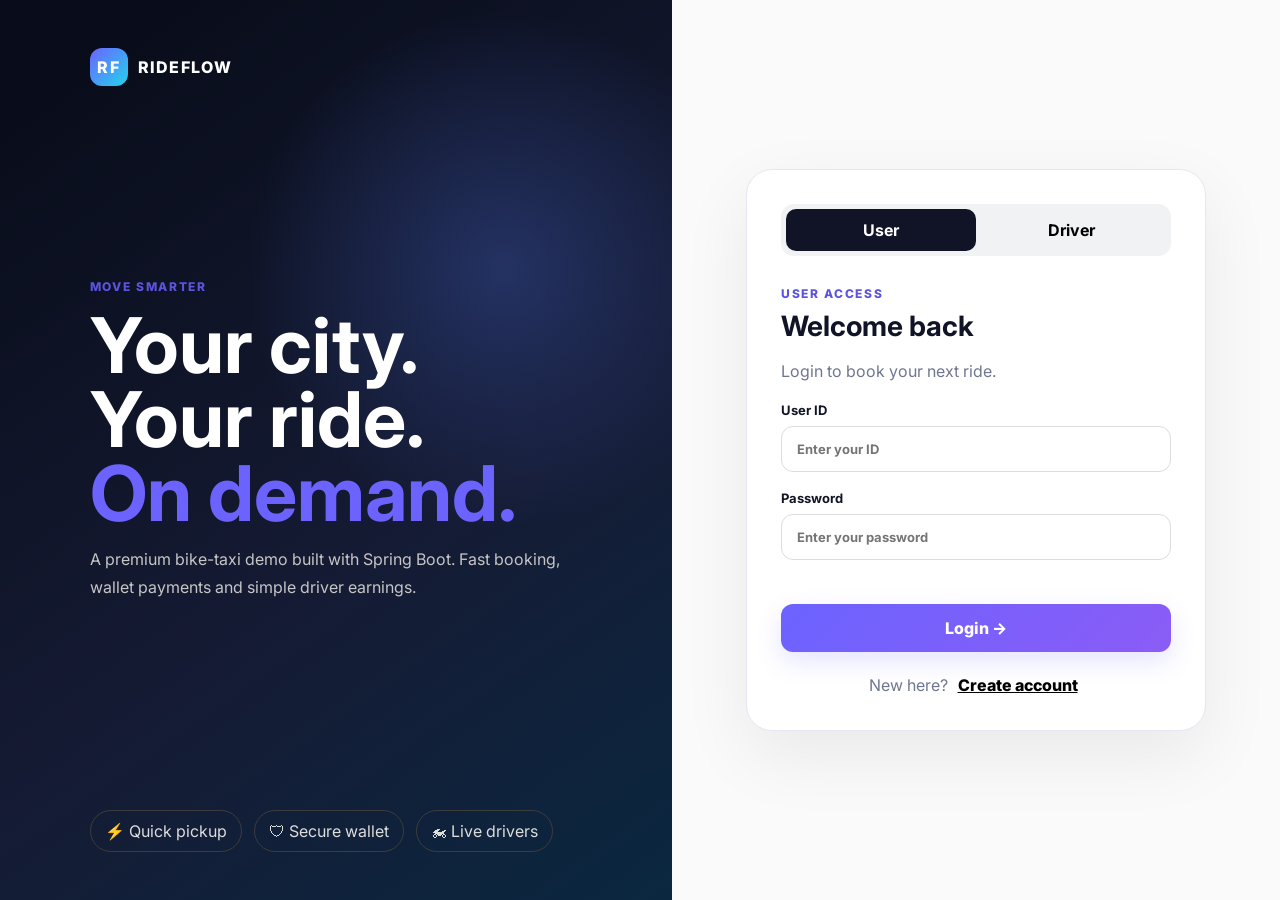
<file: src/main/resources/static/index.html>
<!doctype html>
<html lang="en">
<head>
<meta charset="utf-8"><meta name="viewport" content="width=device-width,initial-scale=1">
<title>RideFlow • Login</title>
<link rel="stylesheet" href="css/style.css">
</head>
<body class="login-body">

<div class="login-shell">

	<section class="login-hero">
		<div class="logo">
			<span>RF</span> RIDEFLOW
		</div>
		<div>
			<p class="eyebrow">MOVE SMARTER</p>
			<h1>Your city.<br>Your ride.<br><em>On demand.</em></h1>
			<p class="hero-copy">A premium bike-taxi demo built with Spring Boot. Fast booking, wallet payments and simple driver earnings.</p>
		</div>
		<div class="hero-badges">
			<span>⚡ Quick pickup</span> <span>🛡 Secure wallet</span> <span>🏍 Live drivers</span>
		</div>
	</section>
	
	<section class="auth-wrap">
	<div class="auth-card">
		<div class="switcher">
			<button id="userTab" class="active" onclick="selectRole('user')">User</button>
			<button id="driverTab" onclick="selectRole('driver')">Driver</button>
		</div>
		<div id="loginView">
			<p class="eyebrow" id="roleEyebrow">USER ACCESS</p>
			<h2 id="loginTitle">Welcome back</h2>
			<p class="muted" id="loginSub">Login to book your next ride.</p>
			<form id="loginForm">
				<label><span id="idLabel">User ID</span>
					<input id="loginId" type="number" required placeholder="Enter your ID">
				</label>
				<label>Password
					<input id="loginPassword" type="password" required placeholder="Enter your password">
				</label>
				<div id="loginMessage" class="message">
				</div>
				<button class="primary" type="submit">Login →</button>
			</form>
			<p class="account-line">New here? <button class="link" onclick="showRegister()">Create account</button></p>
		</div>
		<div id="registerView" class="hidden">
		<p class="eyebrow">CREATE ACCOUNT</p>
		<h2 id="registerTitle">Create user account</h2>
		<p class="muted">Your generated ID will be shown after registration.</p>
		<form id="registerForm">
			<label>Name<input id="registerName" required placeholder="Your full name">
			</label>
			<label>Email<input id="registerEmail" type="email" required placeholder="you@example.com">
			</label>
			<label>Password<input id="registerPassword" type="password" minlength="4" required placeholder="Minimum 4 characters">
			</label>
			<div id="registerMessage" class="message">
			</div>
			<button class="primary" type="submit">Create account →</button>
		</form>
		<p class="account-line">Already registered? <button class="link" onclick="showLogin()">Back to login</button></p>
		</div>
	</div>
	</section>
</div>
<script src="js/login.js"></script>
</body>
</html>
</file>
<file: src/main/resources/static/css/style.css>
@import
	url('https://fonts.googleapis.com/css2?family=Inter:wght@400;500;600;700;800&display=swap')
	;

* {
	box-sizing: border-box
}

:root {
	--primary: #6c63ff;
	--cyan: #22d3ee;
	--ink: #101426;
	--muted: #6f7690;
	--line: #e5e8f2;
	--bg: #f4f6fb;
	--white: #fff;
	--red: #dc3545
}

body {
	margin: 0;
	font-family: Inter, Arial, sans-serif;
	color: var(--ink);
	background: var(--bg)
}

button, input {
	font: inherit
}

button {
	cursor: pointer
}

.hidden {
	display: none !important
}

.login-body {
	min-height: 100vh;
	background: var(--ink)
}

.login-shell {
	min-height: 100vh;
	display: grid;
	grid-template-columns: 1.05fr .95fr
}

.login-hero {
	padding: 48px 7vw;
	display: flex;
	flex-direction: column;
	justify-content: space-between;
	color: white;
	background: radial-gradient(circle at 75% 30%, #243263 0, transparent 32%),
		linear-gradient(145deg, #090d1b 10%, #151b34 60%, #0b2740 100%)
}

.logo {
	font-weight: 800;
	letter-spacing: .08em;
	display: flex;
	align-items: center;
	gap: 10px
}

.logo span {
	display: grid;
	place-items: center;
	width: 38px;
	height: 38px;
	border-radius: 12px;
	background: var(--primary);
	color: var(--ink)
}

.login-hero h1 {
	font-size: clamp(48px, 6vw, 88px);
	line-height: .96;
	margin: 15px 0
}

.login-hero h1 em {
	font-style: normal;
	color: var(--primary)
}

.hero-copy {
	max-width: 580px;
	color: #c6c6c6;
	line-height: 1.7
}

.hero-badges {
	display: flex;
	gap: 12px;
	flex-wrap: wrap
}

.hero-badges span {
	border: 1px solid #3c3c3c;
	padding: 10px 14px;
	border-radius: 999px;
	color: #ddd
}

.auth-wrap {
	display: grid;
	place-items: center;
	padding: 40px;
	background: #fafafa
}

.auth-card {
	width: min(460px, 100%);
	background: white;
	border: 1px solid var(--line);
	border-radius: 26px;
	padding: 34px;
	box-shadow: 0 25px 70px #00000012
}

.switcher {
	display: grid;
	grid-template-columns: 1fr 1fr;
	background: #f1f2f4;
	padding: 5px;
	border-radius: 13px;
	margin-bottom: 30px
}

.switcher button {
	border: 0;
	padding: 11px;
	border-radius: 10px;
	background: transparent;
	font-weight: 700
}

.switcher button.active {
	background: var(--ink);
	color: white
}

.eyebrow {
	font-size: 12px;
	font-weight: 800;
	letter-spacing: .14em;
	color: #5b54df;
	margin: 0 0 8px
}

.auth-card h2, .panel h2 {
	margin: 0 0 8px;
	font-size: 28px
}

.muted {
	color: var(--muted);
	line-height: 1.55
}

label {
	display: grid;
	gap: 8px;
	font-size: 13px;
	font-weight: 700;
	margin: 18px 0
}

input {
	width: 100%;
	border: 1px solid #ddd;
	border-radius: 12px;
	padding: 14px 15px;
	outline: none;
	background: white
}

input:focus {
	border-color: #6c63ff;
	box-shadow: 0 0 0 3px #6c63ff26
}

.primary, .secondary {
	width: 100%;
	border: 0;
	border-radius: 12px;
	padding: 14px 18px;
	font-weight: 800
}

.primary {
	background: var(--primary);
	color: var(--ink)
}

.secondary {
	background: var(--ink);
	color: white
}

.link {
	border: 0;
	background: none;
	font-weight: 800;
	text-decoration: underline
}

.account-line {
	text-align: center;
	color: var(--muted);
	margin: 22px 0 0
}

.message {
	min-height: 18px;
	font-size: 13px;
	margin: 8px 0;
	color: var(--red)
}

.topbar {
	height: 76px;
	background: white;
	border-bottom: 1px solid var(--line);
	display: flex;
	align-items: center;
	justify-content: space-between;
	padding: 0 max(24px, 5vw);
	position: sticky;
	top: 0;
	z-index: 20
}

.logo.dark {
	color: var(--ink)
}

.profile {
	display: flex;
	align-items: center;
	gap: 12px;
	position: relative;
	cursor: pointer;
	text-align: right
}

.profile small {
	display: block;
	color: var(--muted);
	margin-top: 3px
}

.avatar {
	width: 46px;
	height: 46px;
	border-radius: 50%;
	background: var(--ink);
	color: white;
	display: grid;
	place-items: center;
	font-weight: 800;
	background-size: cover;
	background-position: center
}

.profile-menu {
	position: absolute;
	right: 0;
	top: 58px;
	width: 210px;
	background: white;
	border: 1px solid var(--line);
	border-radius: 15px;
	padding: 8px;
	box-shadow: 0 18px 45px #0002;
	text-align: left
}

.menu-item {
	width: 100%;
	border: 0;
	background: white;
	padding: 12px;
	border-radius: 10px;
	text-align: left;
	font-weight: 600;
	margin: 0;
	display: block
}

.menu-item:hover {
	background: #f5f5f5
}

.menu-item.danger {
	color: var(--red)
}

.container {
	width: min(1220px, 92vw);
	margin: 0 auto;
	padding: 46px 0 70px
}

.welcome {
	display: flex;
	justify-content: space-between;
	align-items: end;
	margin-bottom: 30px
}

.welcome h1 {
	font-size: clamp(30px, 4vw, 50px);
	margin: 5px 0
}

.status-pill {
	background: #effaf1;
	color: #20853b;
	border: 1px solid #d3efd9;
	padding: 10px 14px;
	border-radius: 999px;
	font-size: 13px;
	font-weight: 700
}

.stats {
	display: grid;
	grid-template-columns: repeat(3, 1fr);
	gap: 16px;
	margin-bottom: 18px
}

.stats article, .panel {
	background: white;
	border: 1px solid var(--line);
	border-radius: 20px;
	padding: 24px
}

.stats span, .stats small {
	display: block;
	color: var(--muted)
}

.stats strong {
	font-size: 34px;
	display: block;
	margin: 12px 0 7px
}

.action-grid, .history-grid {
	display: grid;
	grid-template-columns: 1.15fr .85fr;
	gap: 18px;
	margin-top: 18px
}

.panel-head {
	display: flex;
	justify-content: space-between;
	align-items: flex-start
}

.panel-head>span {
	color: var(--muted);
	font-size: 12px
}

.round-icon {
	width: 46px;
	height: 46px;
	border-radius: 14px;
	background: #eeedff;
	display: grid !important;
	place-items: center;
	font-size: 20px !important;
	color: var(--ink) !important
}

.route-line {
	height: 24px;
	border-left: 2px dashed #ddd;
	margin: -10px 0 -10px 12px
}

.quick {
	display: flex;
	gap: 8px;
	margin: 12px 0
}

.quick button, .pager button {
	border: 1px solid #ddd;
	background: white;
	border-radius: 10px;
	padding: 9px 12px
}

.quick button:hover, .pager button:hover {
	border-color: #aaa
}

.list {
	min-height: 260px;
	margin-top: 15px
}

.list-item {
	display: flex;
	justify-content: space-between;
	gap: 15px;
	padding: 15px 0;
	border-bottom: 1px solid #eee
}

.list-item:last-child {
	border-bottom: 0
}

.list-item strong, .list-item span {
	display: block
}

.list-item small {
	color: var(--muted);
	display: block;
	margin-top: 5px
}

.amount-credit {
	color: #20853b
}

.amount-debit {
	color: #c93c32
}

.badge {
	font-size: 11px;
	font-weight: 800;
	padding: 5px 8px;
	border-radius: 999px;
	background: #f1f2f4
}

.pager {
	display: flex;
	align-items: center;
	justify-content: space-between;
	margin-top: 16px;
	font-size: 12px;
	color: var(--muted)
}

.pager button:disabled {
	opacity: .35;
	cursor: not-allowed
}

.driver-action {
	grid-template-columns: 1fr 1fr
}

.accent-card {
	background: var(--ink);
	color: white;
	position: relative;
	overflow: hidden
}

.accent-card .eyebrow {
	color: var(--primary)
}

.accent-card p:not(.eyebrow) {
	color: #bbb;
	max-width: 400px
}

.bike-art {
	font-size: 95px;
	position: absolute;
	right: 25px;
	bottom: -12px;
	opacity: .3
}

.modal {
	position: fixed;
	inset: 0;
	background: #0008;
	z-index: 50;
	display: grid;
	place-items: center;
	padding: 20px
}

.modal-card {
	width: min(430px, 100%);
	background: white;
	border-radius: 22px;
	padding: 30px;
	position: relative
}

.close {
	position: absolute;
	right: 18px;
	top: 15px;
	border: 0;
	background: none;
	font-size: 28px
}

.challenge {
	font-size: 25px;
	font-weight: 800;
	background: #f7f7f7;
	padding: 18px;
	border-radius: 14px;
	text-align: center
}

.toast {
	position: fixed;
	right: 25px;
	bottom: 25px;
	background: var(--ink);
	color: white;
	padding: 14px 18px;
	border-radius: 12px;
	opacity: 0;
	transform: translateY(20px);
	transition: .25s;
	z-index: 70
}

.toast.show {
	opacity: 1;
	transform: none
}

.empty {
	color: var(--muted);
	padding: 30px 0;
	text-align: center
}

@media ( max-width :850px) {
	.login-shell {
		grid-template-columns: 1fr
	}
	.login-hero {
		min-height: 390px
	}
	.auth-wrap {
		padding: 24px
	}
	.stats, .action-grid, .history-grid, .driver-action {
		grid-template-columns: 1fr
	}
	.welcome {
		align-items: flex-start;
		gap: 20px;
		flex-direction: column
	}
	.profile>div:first-child {
		display: none
	}
}

@media ( max-width :520px) {
	.auth-card {
		padding: 24px
	}
	.container {
		width: 94vw
	}
	.topbar {
		padding: 0 15px
	}
	.stats strong {
		font-size: 28px
	}
	.panel, .stats article {
		padding: 19px
	}
}

/* RideFlow live status */
.ride-timer {
	display: inline-flex !important;
	align-items: center;
	gap: 6px;
	margin-top: 7px;
	padding: 6px 9px;
	border-radius: 999px;
	background: #eef8ff;
	color: #126b88;
	font-size: 11px;
	font-weight: 800
}

.ride-timer.done {
	background: #edf9f2;
	color: #237a48
}

.lock-timer {
	margin: 12px 0;
	padding: 13px 15px;
	border: 1px solid #ffd7dc;
	background: #fff3f5;
	color: #a51d2d;
	border-radius: 12px;
	font-weight: 800;
	text-align: center
}

.logo span {
	background: linear-gradient(135deg, var(--primary), var(--cyan));
	color: white
}

.primary {
	background: linear-gradient(135deg, var(--primary), #8b5cf6);
	color: white;
	box-shadow: 0 10px 24px #6c63ff2b
}

.secondary {
	background: linear-gradient(135deg, #101426, #22305a);
	color: white
}

.status-pill {
	background: #eefbff;
	color: #14718d;
	border-color: #c9f2fb
}

.accent-card {
	background: linear-gradient(135deg, #11172c, #24245e 60%, #123b50)
}

.round-icon {
	color: #5b54df !important
}
</file>
